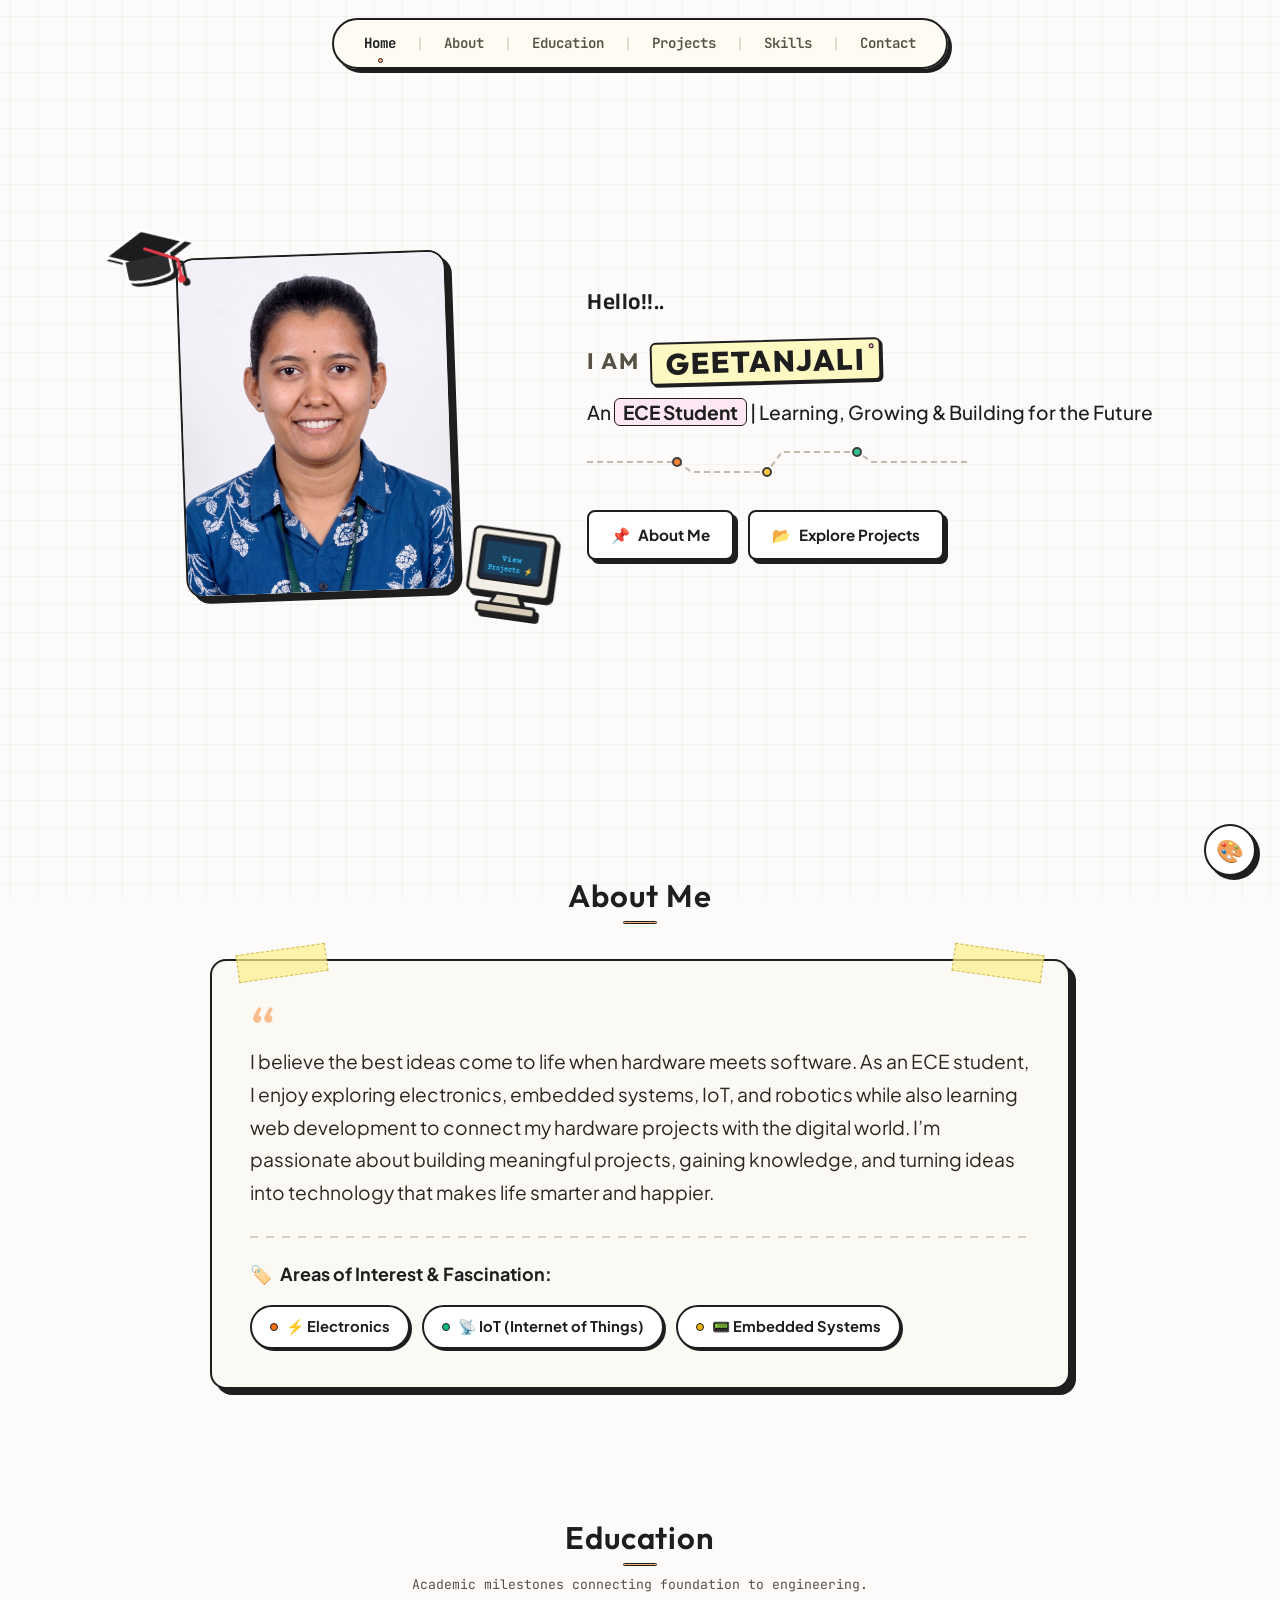
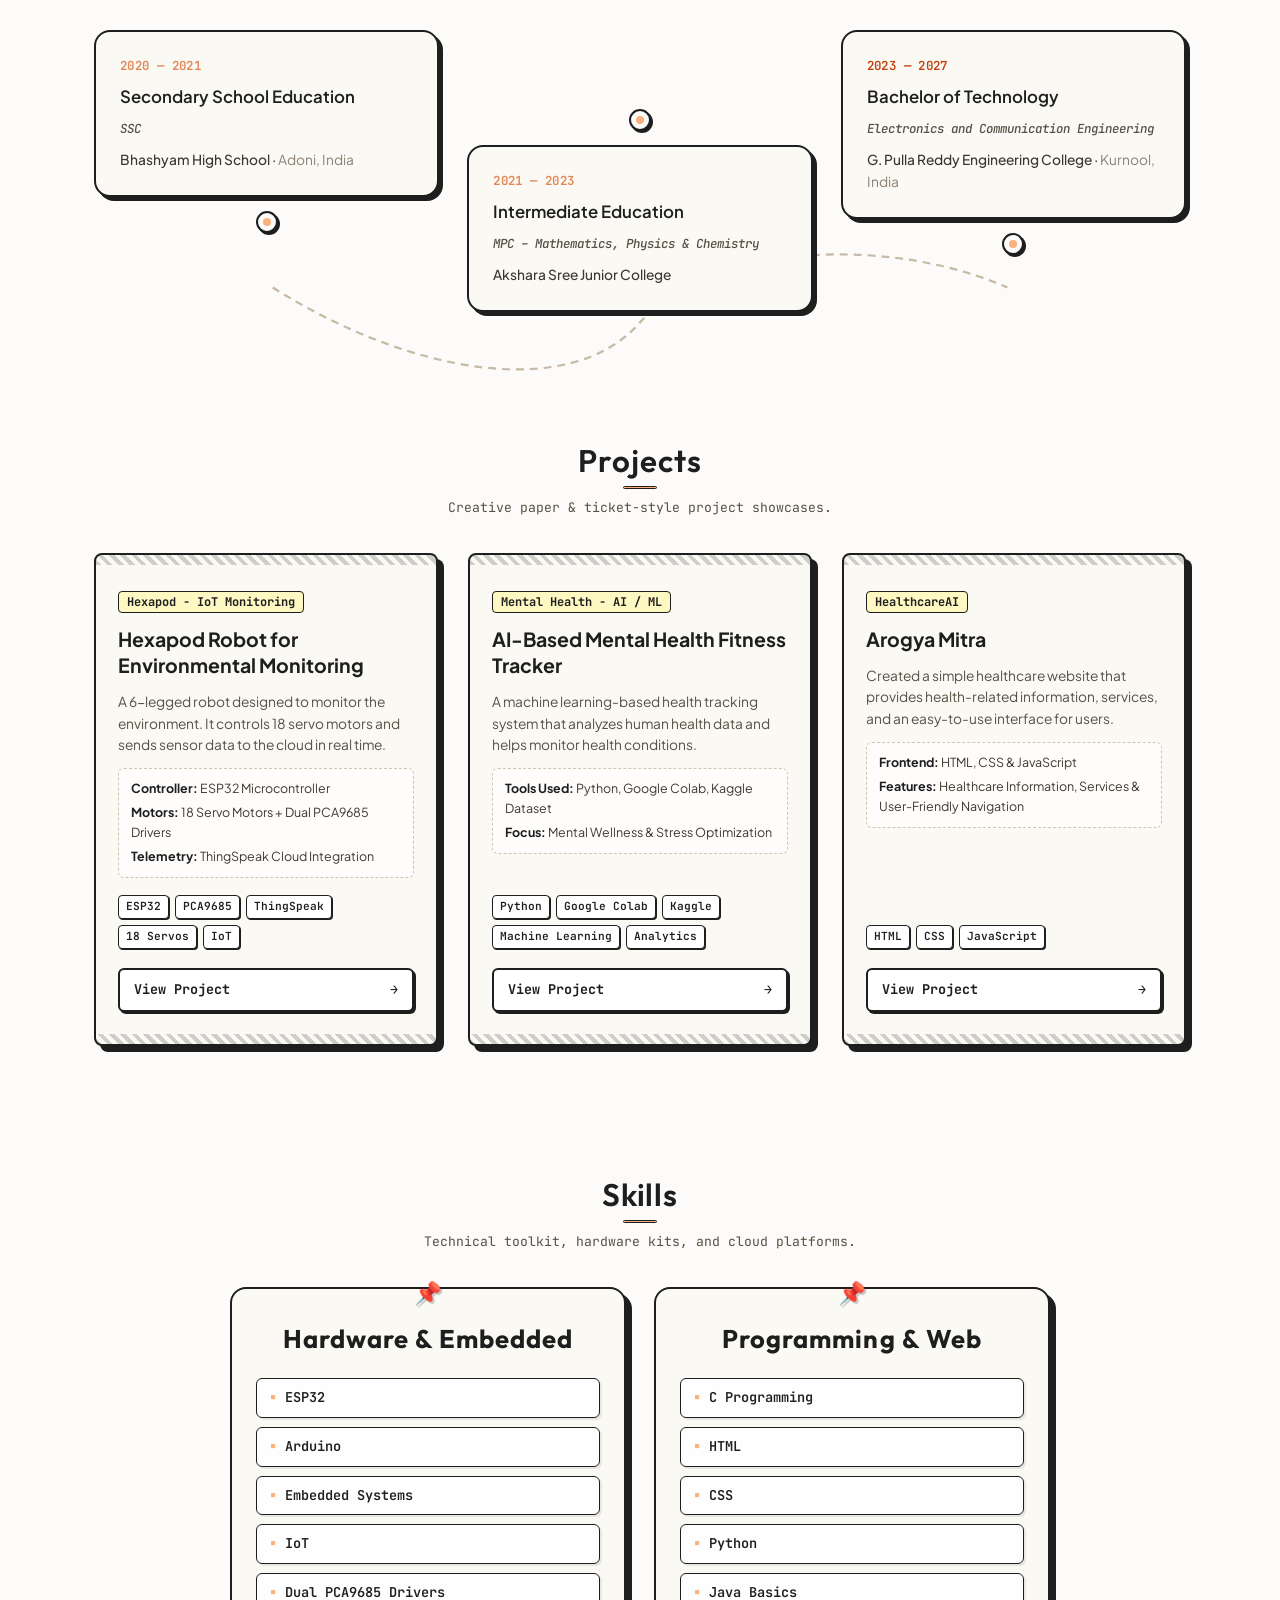
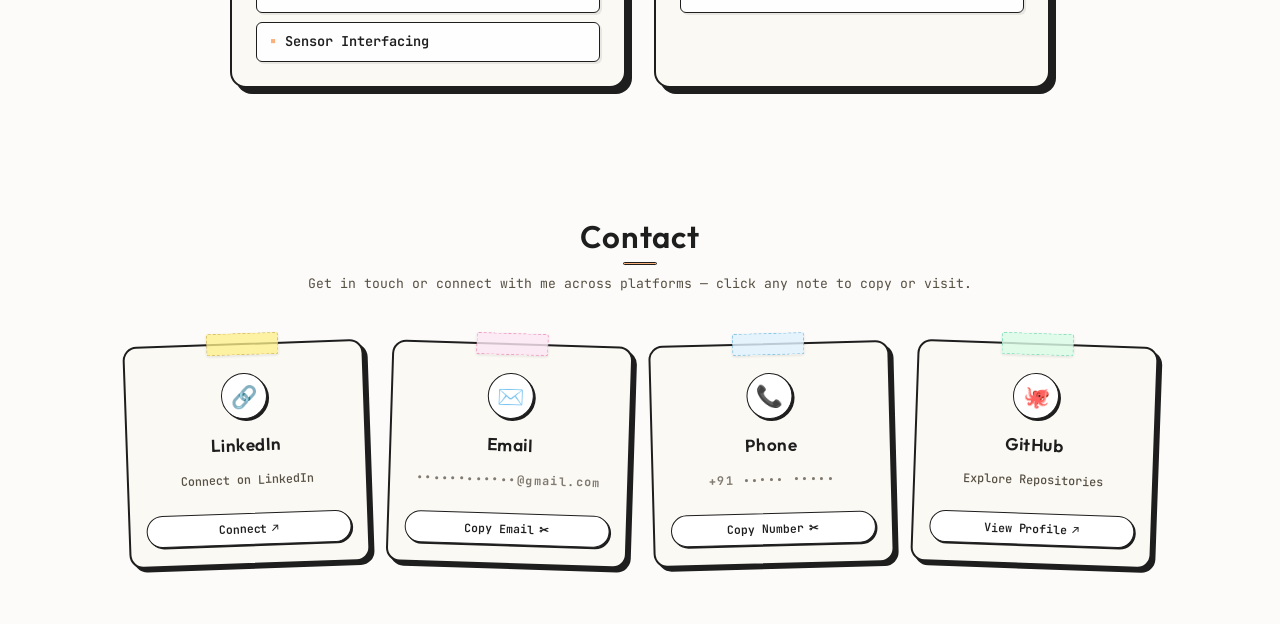
<file: index.html>
<!DOCTYPE html>
<html lang="en">

<head>
  <meta charset="UTF-8" />
  <meta name="viewport" content="width=device-width, initial-scale=1.0" />
  <title>Geetanjali | Portfolio - ECE Student</title>
  <meta name="description"
    content="Personal portfolio of Geetanjali, an Aspiring Electronics & Communication Engineering Student - Scrapbook, notebook and paper-cut inspired design." />

  <!-- Google Fonts: Anek Telugu, Noto Sans Telugu, Outfit, Plus Jakarta Sans, Space Grotesk, Caveat, JetBrains Mono, Courier Prime -->
  <link rel="preconnect" href="https://fonts.googleapis.com" />
  <link rel="preconnect" href="https://fonts.gstatic.com" crossorigin />
  <link
    href="https://fonts.googleapis.com/css2?family=Anek+Telugu:wght@400;500;600;700;800&family=Caveat:wght@600;700&family=Courier+Prime:ital,wght@0,400;0,700;1,400&family=JetBrains+Mono:wght@400;500;600;700&family=Noto+Sans+Telugu:wght@400;500;600;700&family=Outfit:wght@400;500;600;700;800&family=Plus+Jakarta+Sans:wght@400;500;600;700;800&family=Space+Grotesk:wght@400;500;600;700&display=swap"
    rel="stylesheet" />

  <!-- Main Stylesheet -->
  <link rel="stylesheet" href="style.css?v=2.0" />
</head>

<body>

  <!-- =========================================================
       1. FIXED STICKY NAVIGATION BAR (Pill Capsule)
       ========================================================= -->
  <header class="navbar-wrapper">
    <nav class="navbar-capsule" id="mainNav">
      <a href="#home" class="nav-item active" data-section="home">Home</a>
      <span class="nav-divider">|</span>
      <a href="#about" class="nav-item" data-section="about">About</a>
      <span class="nav-divider">|</span>
      <a href="#education" class="nav-item" data-section="education">Education</a>
      <span class="nav-divider">|</span>
      <a href="#projects" class="nav-item" data-section="projects">Projects</a>
      <span class="nav-divider">|</span>
      <a href="#skills" class="nav-item" data-section="skills">Skills</a>
      <span class="nav-divider">|</span>
      <a href="#contact" class="nav-item" data-section="contact">Contact</a>
    </nav>
  </header>

  <main class="page-container">

    <!-- =========================================================
         2. HERO / HOME SECTION
         ========================================================= -->
    <section id="home" class="section hero-section">
      <div class="hero-container">

        <!-- Profile Stamp & Stickers Column (Left) -->
        <div class="hero-media-wrapper">

          <!-- Profile Image -->
          <div class="profile-image-card" id="profileStamp">
            <img src="./Image/Photo.png" alt="Geetanjali - Aspiring ECE Student" class="profile-photo-img" />
          </div>

          <!-- Scrapbook Sticker: Graduation Cap -->
          <div class="floating-sticker sticker-grad-cap" title="Academic Milestones">
            <svg viewBox="0 0 100 80" width="95" height="76" fill="none" xmlns="http://www.w3.org/2000/svg">
              <path d="M50 8 L92 28 L50 48 L8 28 Z" fill="#1C1C1E" stroke="#FFFFFF" stroke-width="3" />
              <path d="M26 38 V56 C26 64, 74 64, 74 56 V38" fill="#2C2C2E" stroke="#FFFFFF" stroke-width="3" />
              <!-- Tassel -->
              <path d="M50 28 L82 46 V65" stroke="#E63946" stroke-width="3" stroke-linecap="round" />
              <circle cx="82" cy="67" r="4" fill="#E63946" />
            </svg>
          </div>

          <!-- Scrapbook Sticker: Retro PC with 'View Projects' Screen -->
          <a href="#projects" class="floating-sticker sticker-retro-pc" title="Click to view projects">
            <svg viewBox="0 0 120 110" width="110" height="100" fill="none" xmlns="http://www.w3.org/2000/svg">
              <!-- Monitor Body -->
              <rect x="15" y="10" width="90" height="70" rx="6" fill="#F4EFE6" stroke="#1E1E1E" stroke-width="3" />
              <rect x="25" y="18" width="70" height="48" rx="4" fill="#1E293B" stroke="#1E1E1E" stroke-width="2" />
              <!-- Screen content -->
              <rect x="30" y="24" width="60" height="36" rx="2" fill="#0EA5E9" fill-opacity="0.2" />
              <text x="60" y="44" fill="#38BDF8" font-family="'Courier Prime', monospace" font-size="9"
                font-weight="bold" text-anchor="middle">View</text>
              <text x="60" y="55" fill="#38BDF8" font-family="'Courier Prime', monospace" font-size="8"
                font-weight="bold" text-anchor="middle">Projects ⚡</text>
              <!-- Stand and Base -->
              <path d="M48 80 L72 80 L78 92 L42 92 Z" fill="#E2DAC9" stroke="#1E1E1E" stroke-width="3" />
              <rect x="28" y="92" width="64" height="10" rx="3" fill="#D5CBB6" stroke="#1E1E1E" stroke-width="3" />
            </svg>
          </a>
        </div>

        <!-- Hero Content / Introduction Column (Right) -->
        <div class="hero-content">

          <!-- Cultural / Greeting Tag -->
          <!-- EDIT HERE: Customize greeting if desired -->
          <div class="greeting-wrapper">
            <span class="greeting-script">Hello!!..</span>
          </div>

          <!-- Giant Paper Cutout Name -->
          <!-- EDIT HERE: Change your name inside the yellow badge! -->
          <div class="hero-name-container">
            <h1 class="hero-title">
              <span class="title-prefix">I AM</span>
              <span class="name-paper-badge">
                <span class="highlight-text">GEETANJALI</span>
                <span class="pin-dot"></span>
              </span>
            </h1>
          </div>

          <!-- Professional Tagline / Role -->
          <!-- EDIT HERE: Modify your bio tagline -->
          <div class="hero-role-wrapper">
            <p class="hero-subtitle">
              An <span class="highlight-pill">ECE Student</span> | Learning, Growing & Building for the Future
            </p>
          </div>

          <!-- Decorative Circuit Doodle Line -->
          <div class="circuit-doodle">
            <svg viewBox="0 0 380 30" width="100%" height="30" fill="none" xmlns="http://www.w3.org/2000/svg">
              <path d="M0 15 H90 L105 25 H180 L195 5 H270 L285 15 H380" stroke="#B8AFA0" stroke-width="2"
                stroke-dasharray="6 4" />
              <circle cx="90" cy="15" r="4" fill="#F97316" stroke="#1E1E1E" stroke-width="2" />
              <circle cx="180" cy="25" r="4" fill="#FBBF24" stroke="#1E1E1E" stroke-width="2" />
              <circle cx="270" cy="5" r="4" fill="#10B981" stroke="#1E1E1E" stroke-width="2" />
            </svg>
          </div>

          <!-- Action CTA Buttons -->
          <div class="hero-cta-group">
            <a href="#about" class="btn paper-btn primary-btn">
              <span class="btn-icon">📌</span> About Me
            </a>
            <a href="#projects" class="btn paper-btn secondary-btn">
              <span class="btn-icon">📂</span> Explore Projects
            </a>
          </div>

        </div>

      </div>
    </section>

    <!-- =========================================================
         3. ABOUT SECTION
         ========================================================= -->
    <section id="about" class="section about-section">
      <div class="section-header">
        <h2 class="section-title">About Me</h2>
        <div class="title-underline"></div>
      </div>

      <div class="about-card-wrapper">
        <div class="scrapbook-card about-card">
          <!-- Tape accents in top corners -->
          <div class="tape-strip tape-top-left"></div>
          <div class="tape-strip tape-top-right"></div>

          <div class="about-card-body">

            <div class="about-quote-mark">“</div>

            <!-- EDIT HERE: Customize your personal summary if desired -->
            <p class="about-intro-text">
              I believe the best ideas come to life when hardware meets software. As an ECE student, I enjoy
              exploring electronics, embedded systems, IoT, and robotics
              while also learning web development to connect my hardware projects with the digital world. I’m passionate
              about building meaningful projects, gaining knowledge,
              and turning ideas into technology that makes life smarter and happier.

            </p>

            <div class="about-divider-sketch"></div>

            <div class="about-interests-block">
              <h3 class="interests-heading">
                <span class="icon">🏷️</span> Areas of Interest & Fascination:
              </h3>

              <!-- Interest Tags with cute paper style -->
              <div class="tags-container">
                <div class="interest-tag tag-orange">
                  <span class="tag-dot"></span>
                  <span class="tag-title">⚡ Electronics</span>
                </div>
                <div class="interest-tag tag-green">
                  <span class="tag-dot"></span>
                  <span class="tag-title">📡 IoT (Internet of Things)</span>
                </div>
                <div class="interest-tag tag-yellow">
                  <span class="tag-dot"></span>
                  <span class="tag-title">📟 Embedded Systems</span>
                </div>
              </div>
            </div>

          </div>
        </div>
      </div>
    </section>

    <!-- =========================================================
         4. EDUCATION SECTION (Connected Timeline)
         ========================================================= -->
    <section id="education" class="section education-section">
      <div class="section-header">
        <h2 class="section-title">Education</h2>
        <div class="title-underline"></div>
        <p class="section-intro-note">Academic milestones connecting foundation to engineering.</p>
      </div>

      <div class="timeline-container">

        <!-- Connecting Curved Wavy Dotted Path (SVG) -->
        <div class="timeline-svg-wrapper">
          <svg class="timeline-curve" viewBox="0 0 1100 320" fill="none" preserveAspectRatio="none"
            xmlns="http://www.w3.org/2000/svg">
            <path d="M 180 180 C 320 280, 480 310, 550 220 C 620 130, 800 120, 920 180" stroke="#C5BAA5"
              stroke-width="2.5" stroke-dasharray="8 6" />
          </svg>
        </div>

        <!-- 3 Connected Education Milestone Cards -->
        <div class="timeline-cards-grid">

          <!-- Milestone 1: Secondary School (Higher Left) -->
          <div class="timeline-item card-pos-1">
            <div class="paper-card edu-card">
              <div class="card-year-tag">2020 — 2021</div>
              <h3 class="edu-degree">Secondary School Education</h3>
              <div class="edu-meta-badge">SSC</div>
              <p class="edu-institute">Bhashyam High School · <span>Adoni, India</span></p>
            </div>
            <!-- Node Pin -->
            <div class="timeline-node-pin">
              <span class="node-inner-dot"></span>
            </div>
          </div>

          <!-- Milestone 2: Intermediate Education (Lower Center) -->
          <div class="timeline-item card-pos-2">
            <!-- Node Pin -->
            <div class="timeline-node-pin">
              <span class="node-inner-dot"></span>
            </div>
            <div class="paper-card edu-card">
              <div class="card-year-tag">2021 — 2023</div>
              <h3 class="edu-degree">Intermediate Education</h3>
              <div class="edu-meta-badge">MPC – Mathematics, Physics & Chemistry</div>
              <p class="edu-institute">Akshara Sree Junior College</p>
            </div>
          </div>

          <!-- Milestone 3: B.Tech in ECE (Higher Right) -->
          <div class="timeline-item card-pos-3">
            <div class="paper-card edu-card active-card">
              <div class="card-year-tag orange-tag">2023 — 2027 </div>
              <h3 class="edu-degree">Bachelor of Technology</h3>
              <div class="edu-meta-badge">Electronics and Communication Engineering</div>
              <p class="edu-institute">G. Pulla Reddy Engineering College · <span>Kurnool, India</span></p>
            </div>
            <!-- Node Pin -->
            <div class="timeline-node-pin">
              <span class="node-inner-dot"></span>
            </div>
          </div>

        </div>

      </div>
    </section>

    <!-- =========================================================
         5. PROJECTS SECTION (Stamp & Ticket Style Cards)
         ========================================================= -->
    <section id="projects" class="section projects-section">
      <div class="section-header">
        <h2 class="section-title">Projects</h2>
        <div class="title-underline"></div>
        <p class="section-intro-note">Creative paper & ticket-style project showcases.</p>
      </div>

      <div class="projects-grid">

        <!-- ===================================================
             PROJECT 1: Hexapod Robot (ESP32)
             =================================================== -->
        <div class="project-ticket-card">
          <!-- Serrated Stamp Border Top -->
          <div class="ticket-sawtooth-edge top-edge"></div>

          <div class="project-inner-content">
            <!-- Project Meta Link -->
            <div class="project-tag-pill">
              <span>Hexapod - IoT Monitoring</span>
            </div>

            <h3 class="project-title">Hexapod Robot for Environmental Monitoring</h3>

            <p class="project-description">
              A 6-legged robot designed to monitor the environment. It controls 18 servo motors and sends sensor data to
              the cloud in real time.
            </p>

            <div class="project-specs-list">
              <div class="spec-item"><strong>Controller:</strong> ESP32 Microcontroller</div>
              <div class="spec-item"><strong>Motors:</strong> 18 Servo Motors + Dual PCA9685 Drivers</div>
              <div class="spec-item"><strong>Telemetry:</strong> ThingSpeak Cloud Integration</div>
            </div>

            <div class="project-tech-chips">
              <span class="chip">ESP32</span>
              <span class="chip">PCA9685</span>
              <span class="chip">ThingSpeak</span>
              <span class="chip">18 Servos</span>
              <span class="chip">IoT</span>
            </div>

            <div class="project-card-footer">
              <a href="https://github.com/Malavegeetanjali0481/HexaGLAM_K" target="_blank" rel="noopener noreferrer"
                class="btn project-action-btn">
                <span>View Project</span> <span class="arrow">→</span>
              </a>
            </div>
          </div>

          <!-- Serrated Stamp Border Bottom -->
          <div class="ticket-sawtooth-edge bottom-edge"></div>
        </div>

        <!-- ===================================================
             PROJECT 2: AI Mental Health Fitness Tracker
             =================================================== -->
        <div class="project-ticket-card">
          <div class="ticket-sawtooth-edge top-edge"></div>

          <div class="project-inner-content">
            <div class="project-tag-pill">
              <span>Mental Health - AI / ML</span>
            </div>

            <h3 class="project-title">AI-Based Mental Health Fitness Tracker</h3>

            <p class="project-description">
              A machine learning-based health tracking system that analyzes human health data and helps monitor health
              conditions.
            </p>

            <div class="project-specs-list">
              <div class="spec-item"><strong>Tools Used:</strong> Python, Google Colab, Kaggle Dataset</div>
              <div class="spec-item"><strong>Focus:</strong> Mental Wellness & Stress Optimization</div>
            </div>

            <div class="project-tech-chips">
              <span class="chip">Python</span>
              <span class="chip">Google Colab</span>
              <span class="chip">Kaggle</span>
              <span class="chip">Machine Learning</span>
              <span class="chip">Analytics</span>
            </div>

            <div class="project-card-footer">
              <a href="https://github.com/Malavegeetanjali0481/Aicte_Edunet_AI_ML/blob/main/ML_Project1.ipynb"
                target="_blank" rel="noopener noreferrer" class="btn project-action-btn">
                <span>View Project</span> <span class="arrow">→</span>
              </a>
            </div>
          </div>

          <div class="ticket-sawtooth-edge bottom-edge"></div>
        </div>

        <!-- ===================================================
             PROJECT 3: AWS Cloud Projects
             =================================================== -->
        <div class="project-ticket-card">
          <div class="ticket-sawtooth-edge top-edge"></div>

          <div class="project-inner-content">
            <div class="project-tag-pill">
              <span>HealthcareAI</span>
            </div>

            <h3 class="project-title">Arogya Mitra</h3>

            <p class="project-description">
              Created a simple healthcare website that provides health-related information, services, and an easy-to-use
              interface for users.
            </p>

            <div class="project-specs-list">
              <div class="spec-item"><strong>Frontend:</strong> HTML, CSS & JavaScript</div>
              <div class="spec-item"><strong>Features:</strong> Healthcare Information, Services & User-Friendly
                Navigation</div>
            </div>

            <div class="project-tech-chips">
              <span class="chip">HTML</span>
              <span class="chip">CSS</span>
              <span class="chip">JavaScript</span>
            </div>

            <div class="project-card-footer">
              <a href="https://malavegeetanjali0481.github.io/HealthCareAI/" target="_blank" rel="noopener noreferrer"
                class="btn project-action-btn" title="Open Arogya Mithra Live Demo">
                <span>View Project</span> <span class="arrow">→</span>
              </a>
            </div>
          </div>

          <div class="ticket-sawtooth-edge bottom-edge"></div>
        </div>

      </div>
    </section>

    <!-- =========================================================
         6. SKILLS SECTION
         ========================================================= -->
    <section id="skills" class="section skills-section">
      <div class="section-header">
        <h2 class="section-title">Skills</h2>
        <div class="title-underline"></div>
        <p class="section-intro-note">Technical toolkit, hardware kits, and cloud platforms.</p>
      </div>

      <div class="skills-board">

        <!-- Skill Category 1: Hardware & Embedded -->
        <div class="skill-category-card card-craft-1">
          <div class="paper-pin-badge">📌</div>
          <h3 class="skill-group-title">Hardware & Embedded</h3>
          <div class="skills-tag-list">
            <div class="skill-item-tag"><span class="bullet">▪</span> ESP32</div>
            <div class="skill-item-tag"><span class="bullet">▪</span> Arduino</div>
            <div class="skill-item-tag"><span class="bullet">▪</span> Embedded Systems</div>
            <div class="skill-item-tag"><span class="bullet">▪</span> IoT</div>
            <div class="skill-item-tag"><span class="bullet">▪</span> Dual PCA9685 Drivers</div>
            <div class="skill-item-tag"><span class="bullet">▪</span> Sensor Interfacing</div>
          </div>
        </div>

        <!-- Skill Category 2: Programming & Web -->
        <div class="skill-category-card card-craft-2">
          <div class="paper-pin-badge">📌</div>
          <h3 class="skill-group-title">Programming & Web</h3>
          <div class="skills-tag-list">
            <div class="skill-item-tag"><span class="bullet">▪</span> C Programming</div>
            <div class="skill-item-tag"><span class="bullet">▪</span> HTML</div>
            <div class="skill-item-tag"><span class="bullet">▪</span> CSS</div>
            <div class="skill-item-tag"><span class="bullet">▪</span> Python</div>
            <div class="skill-item-tag"><span class="bullet">▪</span> Java Basics</div>
          </div>
        </div>

      </div>
    </section>

    <!-- =========================================================
         7. CONTACT SECTION (Interactive Memo Cards Spread)
         ========================================================= -->
    <section id="contact" class="section contact-section">
      <div class="section-header">
        <h2 class="section-title">Contact</h2>
        <div class="title-underline"></div>
        <p class="section-intro-note">
          Get in touch or connect with me across platforms — click any note to copy or visit.
        </p>
      </div>

      <div class="contact-cards-spread">

        <!-- Card 1: LinkedIn -->
        <!-- EDIT HERE: Replace data-link with your LinkedIn profile link! -->
        <div class="contact-memo-card tear-slip memo-yellow" data-type="link"
          data-link="https://www.linkedin.com/in/malave-geetanjali-a57207343/"
          data-info="https://www.linkedin.com/in/malave-geetanjali-a57207343/" title="Click to open LinkedIn">
          <div class="memo-tape tape-yellow"></div>
          <div class="memo-icon-bubble">🔗</div>
          <h3 class="slip-name memo-title">LinkedIn</h3>
          <p class="memo-detail">Connect on LinkedIn</p>
          <div class="memo-action-btn">
            <span>Connect</span>
            <span class="action-arrow">↗</span>
          </div>
        </div>

        <!-- Card 2: Email -->
        <!-- EDIT HERE: Replace data-info with your real email address! -->
        <div class="contact-memo-card tear-slip memo-pink" data-type="copy" data-info="malavegeetanjali09@gmail.com"
          title="Click to copy email address">
          <div class="memo-tape tape-pink"></div>
          <div class="memo-icon-bubble">✉️</div>
          <h3 class="slip-name memo-title">Email</h3>
          <p class="memo-detail memo-hidden-text">••••••••••••@gmail.com</p>
          <div class="memo-action-btn">
            <span>Copy Email</span>
            <span class="action-icon">✂</span>
          </div>
        </div>

        <!-- Card 3: Phone -->
        <!-- EDIT HERE: Replace data-info with your phone number! -->
        <div class="contact-memo-card tear-slip memo-blue" data-type="copy" data-info="+919390746472"
          title="Click to copy phone number">
          <div class="memo-tape tape-blue"></div>
          <div class="memo-icon-bubble">📞</div>
          <h3 class="slip-name memo-title">Phone</h3>
          <p class="memo-detail memo-hidden-text">+91 ••••• •••••</p>
          <div class="memo-action-btn">
            <span>Copy Number</span>
            <span class="action-icon">✂</span>
          </div>
        </div>

        <!-- Card 4: GitHub -->
        <!-- EDIT HERE: Replace data-link with your GitHub profile link! -->
        <div class="contact-memo-card tear-slip memo-green" data-type="link"
          data-link="https://github.com/Malavegeetanjali0481" data-info="https://github.com/Malavegeetanjali0481"
          title="Click to open GitHub">
          <div class="memo-tape tape-green"></div>
          <div class="memo-icon-bubble">🐙</div>
          <h3 class="slip-name memo-title">GitHub</h3>
          <p class="memo-detail">Explore Repositories</p>
          <div class="memo-action-btn">
            <span>View Profile</span>
            <span class="action-arrow">↗</span>
          </div>
        </div>

      </div>
    </section>

  </main>

  <!-- =========================================================
       FLOATING INTERACTIVE CONTROLS
       ========================================================= -->
  <!-- Circular 'SCROLL TO TOP' Stamp Badge -->
  <button id="scrollTopBtn" class="scroll-top-stamp" title="Scroll to Top">
    <svg viewBox="0 0 100 100" width="80" height="80">
      <path id="textCirclePath" d="M 50, 50 m -35, 0 a 35,35 0 1,1 70,0 a 35,35 0 1,1 -70,0" fill="none" />
      <text font-family="'Courier Prime', monospace" font-size="9" font-weight="bold" fill="#1E1E1E" letter-spacing="2">
        <textPath href="#textCirclePath" startOffset="0%">• SCROLL TO TOP • SCROLL TO TOP </textPath>
      </text>
      <circle cx="50" cy="50" r="18" fill="#FDFBF2" stroke="#1E1E1E" stroke-width="2" />
      <path d="M 50 42 L 44 49 L 48 49 L 48 58 L 52 58 L 52 49 L 56 49 Z" fill="#1E1E1E" />
    </svg>
  </button>

  <!-- Palette Theme Accent Switcher -->
  <button id="paletteThemeBtn" class="palette-theme-badge" title="Switch Theme Tint">
    <span class="palette-icon">🎨</span>
  </button>

  <!-- Notification Toast for Copied Info / Actions -->
  <div id="toastNotification" class="toast-message">
    <span class="toast-icon">✂️</span>
    <span id="toastText">Copied to clipboard!</span>
  </div>

  <!-- Main JavaScript File -->
  <script src="script.js"></script>
</body>

</html>
</file>
<file: style.css>
/* ==========================================================================
   PORTFOLIO WEBSITE - SCRAPBOOK / PAPER-CUT THEME
   Inspired by modern craft, postage stamp, notebook, and ticket aesthetics.
   ========================================================================== */

/* --------------------------------------------------------------------------
   1. CSS VARIABLES & THEME DEFINITION
   -------------------------------------------------------------------------- */
:root {
  /* Core Backgrounds - Clean, bright, ultra-light hues */
  --bg-page: #fcfbf9;
  --bg-card: #ffffff;
  --bg-craft: #fefdfc;
  --bg-ticket: #fbf9f4;
  --bg-board: #faf8f3;

  /* Ink & Borders */
  --ink-black: #1e1e1e;
  --ink-muted: #575044;
  --ink-light: #8a8172;
  --border-dark: #1e1e1e;
  --grid-line: rgba(30, 25, 15, 0.035);

  /* Accents & Soft Light Pastel Paper Colors */
  --accent-orange: #fab17c;
  --accent-orange-deep: #e18655;
  --accent-red: #e7b2bb;
  --paper-yellow: #fef9c3;
  --paper-pink: #fce7f3;
  --paper-blue: #e0f2fe;
  --paper-green: #dcfce7;
  --paper-purple: #f3e8ff;
  --pill-bg: #fce7f3;

  /* Shadows (Neo-brutalist / Paper-cut stamp style) */
  --shadow-sm: 2px 2px 0px var(--border-dark);
  --shadow-md: 4px 4px 0px var(--border-dark);
  --shadow-lg: 6px 6px 0px var(--border-dark);
  --shadow-xl: 8px 8px 0px var(--border-dark);

  /* Fonts */
  --font-main: 'Plus Jakarta Sans', 'Space Grotesk', -apple-system, BlinkMacSystemFont, sans-serif;
  --font-display: 'Outfit', 'Space Grotesk', sans-serif;
  --font-telugu: 'Anek Telugu', 'Noto Sans Telugu', sans-serif;
  --font-mono: 'JetBrains Mono', 'Courier Prime', monospace;
  --font-hand: 'Caveat', cursive;

  /* Layout */
  --max-width: 1140px;
  --border-radius-card: 16px;
  --border-radius-sm: 8px;
  --transition: all 0.22s cubic-bezier(0.16, 1, 0.3, 1);
}

/* Theme variations (cycled via palette button) - Ultra-light airy tints */
body.theme-mint {
  --bg-page: #f2fbf6;
  --bg-craft: #f5fdf8;
  --bg-ticket: #ebf9f0;
  --accent-orange: #a7f3d0;
  --pill-bg: #d1fae5;
}

body.theme-lavender {
  --bg-page: #f9f6fc;
  --bg-craft: #fcf9fe;
  --bg-ticket: #f5effa;
  --accent-orange: #e9d5ff;
  --pill-bg: #f3e8ff;
}

body.theme-blueprint {
  --bg-page: #f3f7fa;
  --bg-craft: #f7fafc;
  --bg-ticket: #ecf3f8;
  --accent-orange: #bae6fd;
  --pill-bg: #e0f2fe;
}



/* --------------------------------------------------------------------------
   2. GLOBAL RESETS & NOTEBOOK GRID BACKGROUND
   -------------------------------------------------------------------------- */
*,
*::before,
*::after {
  box-sizing: border-box;
  margin: 0;
  padding: 0;
}

html {
  scroll-behavior: smooth;
  font-size: 16px;
}

body {
  background-color: var(--bg-page);
  /* Notebook / Graph Paper Grid (28px square grid) */
  background-image:
    linear-gradient(to right, var(--grid-line) 1.2px, transparent 1.2px),
    linear-gradient(to bottom, var(--grid-line) 1.2px, transparent 1.2px);
  background-size: 28px 28px;
  background-position: center center;
  background-attachment: fixed;
  color: var(--ink-black);
  font-family: var(--font-main);
  line-height: 1.6;
  overflow-x: hidden;
  position: relative;
  min-height: 100vh;
}

a {
  color: inherit;
  text-decoration: none;
}

button {
  cursor: pointer;
  border: none;
  background: none;
  font-family: inherit;
}

img {
  max-width: 100%;
  height: auto;
  display: block;
}

.page-container {
  max-width: var(--max-width);
  margin: 0 auto;
  padding: 0 24px;
  position: relative;
  z-index: 1;
}

.section {
  padding: 85px 0 45px;
  position: relative;
}

/* Section Header styling */
.section-header {
  text-align: center;
  margin-bottom: 35px;
  position: relative;
}

.section-title {
  font-family: var(--font-display);
  font-size: clamp(1.45rem, 2.6vw, 1.95rem);
  font-weight: 600;
  letter-spacing: 0.03em;
  color: var(--ink-black);
  display: inline-block;
  line-height: 1.2;
}

.title-underline {
  width: 34px;
  height: 3px;
  background-color: var(--accent-orange);
  margin: 7px auto 0;
  border-radius: 3px;
  border: 1px solid var(--border-dark);
}

.section-intro-note {
  font-family: var(--font-mono);
  color: var(--ink-muted);
  font-size: 0.82rem;
  margin-top: 8px;
}

/* --------------------------------------------------------------------------
   3. NAVIGATION BAR (Floating Pill Capsule)
   -------------------------------------------------------------------------- */
.navbar-wrapper {
  position: fixed;
  top: 18px;
  left: 0;
  right: 0;
  display: flex;
  justify-content: center;
  z-index: 1000;
  pointer-events: none;
}

.navbar-capsule {
  pointer-events: auto;
  background-color: rgba(253, 251, 242, 0.96);
  backdrop-filter: blur(12px);
  -webkit-backdrop-filter: blur(12px);
  border: 2px solid var(--border-dark);
  border-radius: 9999px;
  padding: 8px 24px;
  display: flex;
  align-items: center;
  gap: 16px;
  box-shadow: var(--shadow-md);
  transition: var(--transition);
}

.navbar-capsule:hover {
  box-shadow: var(--shadow-lg);
  transform: translateY(-1px);
}

.nav-item {
  font-family: var(--font-mono);
  font-size: 0.88rem;
  font-weight: 600;
  color: var(--ink-muted);
  text-decoration: none;
  padding: 4px 6px;
  position: relative;
  transition: var(--transition);
  display: flex;
  flex-direction: column;
  align-items: center;
}

.nav-item:hover {
  color: var(--ink-black);
}

.nav-item.active {
  color: var(--ink-black);
  font-weight: 700;
}

/* Active Orange Dot */
.nav-item.active::after {
  content: '';
  position: absolute;
  bottom: -4px;
  width: 5px;
  height: 5px;
  background-color: var(--accent-orange);
  border-radius: 50%;
  border: 1px solid var(--border-dark);
}

.nav-divider {
  color: #c9c0ae;
  font-size: 0.8rem;
  user-select: none;
}

/* --------------------------------------------------------------------------
   4. HERO / HOME SECTION
   -------------------------------------------------------------------------- */
.hero-section {
  min-height: 88vh;
  display: flex;
  align-items: center;
  padding-top: 100px;
}

.hero-container {
  display: grid;
  grid-template-columns: 1fr 1.35fr;
  gap: 50px;
  align-items: center;
  width: 100%;
}

/* Left Column: Stamp Media */
.hero-media-wrapper {
  position: relative;
  display: flex;
  justify-content: center;
  align-items: center;
  min-height: 420px;
}

/* Profile Image Display (Clean, No Red Border) */
.profile-image-card {
  position: relative;
  width: 270px;
  height: 340px;
  border-radius: 18px;
  overflow: hidden;
  box-shadow: var(--shadow-lg);
  border: 2.5px solid var(--border-dark);
  background: #ffffff;
  transform: rotate(-2deg);
  transition: transform 0.3s cubic-bezier(0.16, 1, 0.3, 1), box-shadow 0.3s ease;
  z-index: 5;
}

.profile-image-card:hover {
  transform: rotate(0deg) scale(1.02);
  box-shadow: var(--shadow-xl);
}

.profile-image-card .profile-photo-img {
  width: 100%;
  height: 100%;
  object-fit: cover;
  object-position: center 15%;
  display: block;
  transition: transform 0.35s cubic-bezier(0.16, 1, 0.3, 1);
}

.profile-image-card:hover .profile-photo-img {
  transform: scale(1.04);
}

/* Floating Stickers around hero photo */
.floating-sticker {
  position: absolute;
  z-index: 6;
  filter: drop-shadow(4px 4px 0px var(--border-dark));
  transition: transform 0.3s cubic-bezier(0.34, 1.56, 0.64, 1);
}

.floating-sticker:hover {
  transform: scale(1.12) rotate(5deg);
}

.sticker-grad-cap {
  top: 8px;
  left: 6px;
  transform: rotate(-12deg);
}

.sticker-retro-pc {
  bottom: 5px;
  right: -28px;
  transform: rotate(8deg);
  cursor: pointer;
}

/* Floating IC Microchip Sticker */
.sticker-ic-chip {
  bottom: 8px;
  left: -20px;
  transform: rotate(-10deg);
}

.ic-chip-body {
  background: #18181b;
  border: 1.5px solid var(--border-dark);
  border-radius: 4px;
  padding: 6px 12px;
  position: relative;
  box-shadow: 2px 2px 0px var(--border-dark);
  display: flex;
  flex-direction: column;
  align-items: center;
  justify-content: center;
}

.ic-notch {
  width: 6px;
  height: 3px;
  background: #3f3f46;
  border-radius: 0 0 3px 3px;
  position: absolute;
  top: 0;
  left: 50%;
  transform: translateX(-50%);
}

.ic-label {
  display: flex;
  flex-direction: column;
  align-items: center;
  font-family: var(--font-mono);
  line-height: 1.15;
}

.ic-title {
  font-size: 0.72rem;
  font-weight: 800;
  color: #38bdf8;
  letter-spacing: 0.05em;
}

.ic-sub {
  font-size: 0.52rem;
  font-weight: 600;
  color: #94a3b8;
  letter-spacing: 0.04em;
}

.ic-pins-top,
.ic-pins-bottom {
  display: flex;
  gap: 5px;
  position: absolute;
  left: 50%;
  transform: translateX(-50%);
}

.ic-pins-top {
  top: -4px;
}

.ic-pins-bottom {
  bottom: -4px;
}

.ic-pins-top span,
.ic-pins-bottom span {
  display: block;
  width: 2.5px;
  height: 4px;
  background: #cbd5e1;
  border: 0.5px solid #475569;
}

/* Right Column: Hero Content */
.hero-content {
  display: flex;
  flex-direction: column;
  gap: 18px;
  position: relative;
  z-index: 2;
}

.greeting-wrapper {
  display: flex;
  align-items: center;
  gap: 10px;
}

.greeting-script {
  font-family: var(--font-telugu);
  font-size: clamp(1.1rem, 2vw, 1.45rem);
  font-weight: 600;
  color: var(--ink-black);
  letter-spacing: 0.02em;
}

.greeting-sub {
  font-family: var(--font-mono);
  color: var(--ink-muted);
  font-size: 0.9rem;
}

.hero-name-container {
  margin: -2px 0;
}

.hero-title {
  font-family: var(--font-display);
  font-size: clamp(1.35rem, 2.5vw, 1.95rem);
  font-weight: 700;
  line-height: 1.2;
  display: flex;
  flex-wrap: wrap;
  align-items: center;
  gap: 10px;
  color: #3f392f;
}

.title-prefix {
  font-family: var(--font-display);
  font-size: clamp(1.05rem, 1.8vw, 1.4rem);
  font-weight: 700;
  letter-spacing: 0.08em;
  color: var(--ink-muted);
  text-transform: uppercase;
}

/* Yellow Paper Cutout for Name */
.name-paper-badge {
  position: relative;
  display: inline-flex;
  align-items: center;
  background: var(--paper-yellow);
  border: 2px solid var(--border-dark);
  padding: 3px 14px;
  border-radius: 6px;
  box-shadow: var(--shadow-sm);
  transform: rotate(-1.5deg);
  color: var(--ink-black);
  transition: var(--transition);
}

.name-paper-badge:hover {
  transform: rotate(0deg) translateY(-2px);
  box-shadow: var(--shadow-md);
}

.name-paper-badge .highlight-text {
  font-family: var(--font-display);
  font-size: clamp(1.35rem, 2.4vw, 1.85rem);
  letter-spacing: 0.05em;
  font-weight: 800;
  line-height: 1.1;
}

.name-paper-badge .pin-dot {
  position: absolute;
  top: 4px;
  right: 5px;
  width: 5px;
  height: 5px;
  background: var(--accent-red);
  border: 1px solid var(--border-dark);
  border-radius: 50%;
}

.hero-subtitle {
  font-size: clamp(1rem, 1.8vw, 1.2rem);
  font-weight: 500;
  color: var(--ink-black);
  line-height: 1.5;
  max-width: 580px;
}

.highlight-pill {
  background: var(--pill-bg, #fce7f3);
  border: 1.5px solid var(--border-dark);
  border-radius: 6px;
  padding: 1px 8px;
  font-weight: 700;
  transition: background-color 0.25s ease;
}

/* ECE Tech Focus Chips */
.hero-tech-chips {
  display: flex;
  flex-wrap: wrap;
  gap: 7px;
  margin-top: 2px;
}

.hero-chip {
  background: var(--bg-ticket);
  border: 1.5px solid var(--border-dark);
  border-radius: 6px;
  padding: 3px 9px;
  font-family: var(--font-mono);
  font-size: 0.74rem;
  font-weight: 600;
  color: var(--ink-black);
  display: inline-flex;
  align-items: center;
  gap: 5px;
  box-shadow: 1.5px 1.5px 0px var(--border-dark);
  transition: transform 0.2s ease, box-shadow 0.2s ease, background-color 0.2s ease;
  user-select: none;
}

.hero-chip:hover {
  transform: translateY(-2px);
  box-shadow: var(--shadow-sm);
  background: #ffffff;
}

.chip-sym {
  font-size: 0.8rem;
}

/* ECE Schematic Symbols Ribbon */
.ece-symbols-ribbon {
  display: inline-flex;
  flex-wrap: wrap;
  align-items: center;
  gap: 12px;
  padding: 5px 12px;
  background: rgba(255, 255, 255, 0.7);
  border: 1.5px dashed rgba(30, 30, 30, 0.3);
  border-radius: 8px;
  max-width: fit-content;
  margin: 2px 0;
  transition: background-color 0.2s ease, border-color 0.2s ease;
}

.ece-symbols-ribbon:hover {
  background: #ffffff;
  border-color: var(--border-dark);
}

.ece-symbol-item {
  display: inline-flex;
  align-items: center;
  gap: 5px;
  font-family: var(--font-mono);
  font-size: 0.7rem;
  font-weight: 600;
  color: var(--ink-muted);
  transition: color 0.2s ease, transform 0.2s ease;
  cursor: default;
}

.ece-symbol-item svg {
  color: var(--ink-black);
  transition: transform 0.2s ease;
}

.ece-symbol-item:hover {
  color: var(--accent-orange-deep);
  transform: translateY(-1px);
}

.ece-symbol-item:hover svg {
  color: var(--accent-orange-deep);
  transform: scale(1.1);
}

.circuit-doodle {
  max-width: 380px;
  margin: 2px 0;
  opacity: 0.85;
}

/* Hero Action CTA Buttons */
.hero-cta-group {
  display: flex;
  flex-wrap: wrap;
  gap: 14px;
  margin-top: 6px;
}

.btn {
  display: inline-flex;
  align-items: center;
  justify-content: center;
  gap: 8px;
  padding: 11px 22px;
  font-family: var(--font-main);
  font-weight: 700;
  font-size: 0.95rem;
  border: 2px solid var(--border-dark);
  border-radius: var(--border-radius-sm);
  transition: var(--transition);
  text-decoration: none;
  cursor: pointer;
}

.paper-btn {
  box-shadow: var(--shadow-md);
}

.paper-btn:hover {
  transform: translate(-2px, -2px);
  box-shadow: var(--shadow-lg);
}

.paper-btn:active {
  transform: translate(2px, 2px);
  box-shadow: var(--shadow-sm);
}

.primary-btn {
  background-color: #ffffff;
  color: var(--ink-black);
}

.secondary-btn {
  background-color: #ffffff;
  color: var(--ink-black);
}

.resume-btn {
  background-color: #ffffff;
  color: var(--ink-black);
}

/* --------------------------------------------------------------------------
   5. ABOUT SECTION
   -------------------------------------------------------------------------- */
.about-card-wrapper {
  max-width: 860px;
  margin: 0 auto;
  position: relative;
}

.scrapbook-card {
  background: var(--bg-ticket);
  border: 2.5px solid var(--border-dark);
  border-radius: var(--border-radius-card);
  box-shadow: var(--shadow-lg);
  padding: 38px;
  position: relative;
  transition: var(--transition);
}

/* Scotch Tape in Corners */
.tape-strip {
  position: absolute;
  width: 90px;
  height: 28px;
  background: rgba(254, 240, 138, 0.7);
  border: 1px dashed rgba(180, 140, 40, 0.6);
  z-index: 2;
}

.tape-top-left {
  top: -12px;
  left: 25px;
  transform: rotate(-8deg);
}

.tape-top-right {
  top: -12px;
  right: 25px;
  transform: rotate(8deg);
}

.about-card-body {
  position: relative;
  z-index: 1;
}

.about-quote-mark {
  font-family: var(--font-display);
  font-size: 3.8rem;
  line-height: 1;
  color: var(--accent-orange);
  margin-bottom: -15px;
  opacity: 0.85;
}

.about-intro-text {
  font-size: 1.2rem;
  line-height: 1.7;
  color: #2b2721;
}

.about-intro-text strong {
  color: var(--ink-black);
  background: linear-gradient(120deg, rgba(254, 240, 138, 0.5) 0%, rgba(254, 240, 138, 0.8) 100%);
  padding: 0 4px;
}

.about-divider-sketch {
  height: 2px;
  background: repeating-linear-gradient(90deg, #d8d0c2, #d8d0c2 8px, transparent 8px, transparent 16px);
  margin: 28px 0 22px;
}

.interests-heading {
  font-size: 1.12rem;
  font-weight: 700;
  margin-bottom: 16px;
  display: flex;
  align-items: center;
  gap: 8px;
}

.tags-container {
  display: flex;
  flex-wrap: wrap;
  gap: 12px;
}

.interest-tag {
  display: inline-flex;
  align-items: center;
  gap: 8px;
  padding: 8px 18px;
  background: #ffffff;
  border: 2px solid var(--border-dark);
  border-radius: 9999px;
  font-size: 0.92rem;
  font-weight: 700;
  box-shadow: var(--shadow-sm);
  transition: var(--transition);
  cursor: default;
}

.interest-tag:hover {
  transform: translateY(-3px) rotate(-1deg);
  box-shadow: var(--shadow-md);
  background: #ffffff;
}

.tag-dot {
  width: 8px;
  height: 8px;
  border-radius: 50%;
  border: 1px solid var(--border-dark);
}

.tag-orange,
.tag-blue,
.tag-green,
.tag-yellow,
.tag-pink {
  background: #ffffff;
}

.tag-orange .tag-dot {
  background: #f97316;
}

.tag-blue .tag-dot {
  background: #0284c7;
}

.tag-green .tag-dot {
  background: #10b981;
}

.tag-yellow .tag-dot {
  background: #eab308;
}

.tag-pink .tag-dot {
  background: #ec4899;
}

/* --------------------------------------------------------------------------
   6. EDUCATION SECTION (Connected Timeline)
   -------------------------------------------------------------------------- */
.education-section {
  position: relative;
}

.timeline-container {
  position: relative;
  margin-top: 30px;
}

/* Connecting Curved Wavy Dotted Path */
.timeline-svg-wrapper {
  position: absolute;
  top: 100px;
  left: 0;
  width: 100%;
  height: 280px;
  z-index: 0;
  pointer-events: none;
}

.timeline-curve {
  width: 100%;
  height: 100%;
}

.timeline-cards-grid {
  display: grid;
  grid-template-columns: repeat(3, 1fr);
  gap: 28px;
  position: relative;
  z-index: 1;
}

/* Staggering the 3 cards vertically like reference image 1 */
.card-pos-1 {
  align-self: start;
}

.card-pos-2 {
  margin-top: 65px;
}

.card-pos-3 {
  align-self: start;
}

.timeline-item {
  position: relative;
  display: flex;
  flex-direction: column;
  align-items: center;
}

/* Node Pin (Concentric ring on timeline) */
.timeline-node-pin {
  width: 22px;
  height: 22px;
  border-radius: 50%;
  background: var(--bg-page);
  border: 2.5px solid var(--border-dark);
  display: flex;
  align-items: center;
  justify-content: center;
  margin: 14px 0;
  box-shadow: var(--shadow-sm);
  z-index: 2;
}

.node-inner-dot {
  width: 8px;
  height: 8px;
  background: var(--accent-orange);
  border-radius: 50%;
}

.edu-card {
  background: var(--bg-ticket);
  border: 2.5px solid var(--border-dark);
  border-radius: var(--border-radius-card);
  padding: 24px;
  box-shadow: var(--shadow-md);
  transition: var(--transition);
  width: 100%;
  display: flex;
  flex-direction: column;
  gap: 10px;
}

.edu-card:hover {
  transform: translateY(-5px);
  box-shadow: var(--shadow-lg);
}

.card-year-tag {
  font-family: var(--font-mono);
  font-size: 0.78rem;
  font-weight: 600;
  color: var(--accent-orange-deep);
  letter-spacing: 0.03em;
}

.card-year-tag.orange-tag {
  color: #c2410c;
  font-weight: 600;
}

.edu-degree {
  font-family: var(--font-main);
  font-size: 1.05rem;
  font-weight: 600;
  color: var(--ink-black);
  line-height: 1.35;
}

.edu-meta-badge {
  font-family: var(--font-mono);
  font-size: 0.78rem;
  font-style: italic;
  color: var(--ink-muted);
  font-weight: 500;
}

.edu-institute {
  font-size: 0.86rem;
  font-weight: 500;
  color: #3b352b;
}

.edu-institute span {
  font-weight: 400;
  color: var(--ink-light);
}

.edu-desc {
  font-size: 0.82rem;
  line-height: 1.5;
  color: var(--ink-muted);
  margin-top: 4px;
}

.edu-tags {
  display: flex;
  flex-wrap: wrap;
  gap: 6px;
  margin-top: 10px;
}

.pill-chip {
  background: #f4eee2;
  border: 1px solid #d5cbba;
  border-radius: 9999px;
  padding: 3px 10px;
  font-family: var(--font-mono);
  font-size: 0.72rem;
  color: #4a4338;
}

/* --------------------------------------------------------------------------
   7. PROJECTS SECTION (Stamp & Ticket Style Cards)
   -------------------------------------------------------------------------- */
.projects-grid {
  display: grid;
  grid-template-columns: repeat(3, 1fr);
  gap: 30px;
  margin-top: 30px;
}

.project-ticket-card {
  background: var(--bg-ticket);
  border: 2.5px solid var(--border-dark);
  border-radius: var(--border-radius-sm);
  box-shadow: var(--shadow-lg);
  display: flex;
  flex-direction: column;
  transition: var(--transition);
  position: relative;
  overflow: hidden;
}

.project-ticket-card:hover {
  transform: translateY(-6px);
  box-shadow: var(--shadow-xl);
}

/* Sawtooth Perforated Ticket Edges */
.ticket-sawtooth-edge {
  height: 10px;
  width: 100%;
  background: repeating-linear-gradient(45deg,
      var(--border-dark),
      var(--border-dark) 4px,
      transparent 4px,
      transparent 8px);
  opacity: 0.2;
}

.project-inner-content {
  padding: 22px;
  display: flex;
  flex-direction: column;
  flex-grow: 1;
  gap: 13px;
}

/* Visual Mockup Box */
.project-preview-box {
  background: #1e293b;
  border: 2px solid var(--border-dark);
  border-radius: 8px;
  overflow: hidden;
  box-shadow: var(--shadow-sm);
}

.mockup-header {
  background: #0f172a;
  padding: 6px 10px;
  display: flex;
  align-items: center;
  gap: 6px;
  border-bottom: 1px solid #334155;
}

.mockup-dot {
  width: 7px;
  height: 7px;
  border-radius: 50%;
}

.mockup-dot.red {
  background: #ef4444;
}

.mockup-dot.yellow {
  background: #f59e0b;
}

.mockup-dot.green {
  background: #10b981;
}

.mockup-title {
  font-family: var(--font-mono);
  font-size: 0.72rem;
  color: #94a3b8;
  margin-left: 4px;
}

.mockup-illustration {
  padding: 8px;
  display: flex;
  align-items: center;
  justify-content: center;
}

.mockup-photo-wrapper {
  padding: 0;
  background: #ffffff;
  overflow: hidden;
  height: 140px;
  display: flex;
  align-items: center;
  justify-content: center;
}

.project-real-img {
  width: 100%;
  height: 100%;
  object-fit: contain;
  background: #ffffff;
  padding: 4px;
  transition: transform 0.3s ease;
}

.project-ticket-card:hover .project-real-img {
  transform: scale(1.05);
}

.project-tag-pill {
  align-self: flex-start;
}

.project-tag-pill span {
  background: var(--paper-yellow);
  border: 1.5px solid var(--border-dark);
  border-radius: 4px;
  padding: 2px 8px;
  font-family: var(--font-mono);
  font-size: 0.75rem;
  font-weight: 700;
  color: var(--ink-black);
}

.project-title {
  font-family: var(--font-main);
  font-size: 1.22rem;
  font-weight: 700;
  line-height: 1.35;
  color: var(--ink-black);
}

.project-description {
  font-size: 0.86rem;
  line-height: 1.55;
  color: var(--ink-muted);
}

.project-specs-list {
  background: rgba(255, 255, 255, 0.65);
  border: 1.5px dashed #cfc5b0;
  border-radius: 6px;
  padding: 10px 12px;
  display: flex;
  flex-direction: column;
  gap: 4px;
  font-size: 0.78rem;
  color: #3f392f;
}

.project-specs-list strong {
  color: var(--ink-black);
}

.project-tech-chips {
  display: flex;
  flex-wrap: wrap;
  gap: 6px;
  margin-top: auto;
  padding-top: 4px;
}

.project-tech-chips .chip {
  background: #ffffff;
  border: 1.5px solid var(--border-dark);
  border-radius: 4px;
  padding: 2px 7px;
  font-family: var(--font-mono);
  font-size: 0.7rem;
  font-weight: 600;
  box-shadow: 1px 1px 0px var(--border-dark);
}

.project-card-footer {
  margin-top: 6px;
}

.project-action-btn {
  width: 100%;
  padding: 9px 14px;
  background: #ffffff;
  border: 2px solid var(--border-dark);
  border-radius: 6px;
  font-family: var(--font-mono);
  font-size: 0.84rem;
  font-weight: 700;
  display: flex;
  justify-content: space-between;
  align-items: center;
  box-shadow: var(--shadow-sm);
  transition: var(--transition);
}

.project-action-btn:hover {
  background: var(--paper-yellow);
  transform: translateY(-2px);
  box-shadow: var(--shadow-md);
}

/* --------------------------------------------------------------------------
   8. SKILLS SECTION
   -------------------------------------------------------------------------- */
.skills-board {
  display: grid;
  grid-template-columns: repeat(2, 1fr);
  max-width: 820px;
  margin: 30px auto 0;
  gap: 28px;
}

.skill-category-card {
  background: var(--bg-ticket);
  border: 2.5px solid var(--border-dark);
  border-radius: var(--border-radius-card);
  padding: 30px 24px 24px;
  box-shadow: var(--shadow-lg);
  position: relative;
  transition: var(--transition);
}

.skill-category-card:hover {
  transform: translateY(-4px) rotate(0.5deg);
  box-shadow: var(--shadow-xl);
}

.card-craft-1,
.card-craft-2,
.card-craft-3 {
  background: var(--bg-ticket);
}

.paper-pin-badge {
  position: absolute;
  top: -14px;
  left: 50%;
  transform: translateX(-50%);
  font-size: 1.4rem;
  filter: drop-shadow(2px 2px 0px rgba(0, 0, 0, 0.2));
}

.skill-group-title {
  font-family: var(--font-display);
  font-size: 1.6rem;
  letter-spacing: 0.04em;
  margin-bottom: 18px;
  text-align: center;
  color: var(--ink-black);
}

.skills-tag-list {
  display: flex;
  flex-direction: column;
  gap: 9px;
}

.skill-item-tag {
  background: rgba(255, 255, 255, 0.88);
  border: 1.5px solid var(--border-dark);
  border-radius: 6px;
  padding: 8px 12px;
  font-family: var(--font-mono);
  font-size: 0.85rem;
  font-weight: 600;
  box-shadow: 2px 2px 0px rgba(0, 0, 0, 0.08);
  display: flex;
  align-items: center;
  gap: 8px;
  transition: var(--transition);
}

.skill-item-tag:hover {
  background: #ffffff;
  transform: translateX(4px);
  box-shadow: var(--shadow-sm);
}

.skill-item-tag .bullet {
  color: var(--accent-orange);
}

/* --------------------------------------------------------------------------
   9. CONTACT SECTION ("TAKE A SLIP" Bulletin Board)
   -------------------------------------------------------------------------- */
.contact-board-container {
  max-width: 480px;
  margin: 0 auto;
}

.slip-board-frame {
  background: var(--bg-board);
  border: 3px solid var(--border-dark);
  border-radius: 12px;
  padding: 24px 20px;
  box-shadow: var(--shadow-xl);
  position: relative;
}

/* Corner Screws / Rivets */
.board-rivet {
  position: absolute;
  width: 10px;
  height: 10px;
  background: #d4ccb8;
  border: 1.5px solid var(--border-dark);
  border-radius: 50%;
}

.rivet-tl {
  top: 10px;
  left: 10px;
}

.rivet-tr {
  top: 10px;
  right: 10px;
}

/* --------------------------------------------------------------------------
   9. CONTACT SECTION (Interactive Memo Cards Spread)
   -------------------------------------------------------------------------- */
.contact-cards-spread {
  display: grid;
  grid-template-columns: repeat(4, 1fr);
  gap: 22px;
  max-width: 1040px;
  margin: 35px auto 0;
  padding: 14px 6px;
}

.contact-memo-card {
  position: relative;
  background: var(--bg-ticket);
  border: 2px solid var(--border-dark);
  border-radius: 14px;
  padding: 28px 16px 18px;
  display: flex;
  flex-direction: column;
  align-items: center;
  text-align: center;
  box-shadow: var(--shadow-md);
  cursor: pointer;
  transition: transform 0.28s cubic-bezier(0.34, 1.56, 0.64, 1), box-shadow 0.28s ease, background-color 0.22s ease;
  user-select: none;
}

/* Playful organic rotations matching scrapbook theme */
.contact-memo-card:nth-child(1) {
  transform: rotate(-2deg);
}

.contact-memo-card:nth-child(2) {
  transform: rotate(1.8deg);
}

.contact-memo-card:nth-child(3) {
  transform: rotate(-1.5deg);
}

.contact-memo-card:nth-child(4) {
  transform: rotate(2deg);
}

.contact-memo-card:hover {
  transform: translateY(-8px) rotate(0deg) scale(1.03) !important;
  box-shadow: var(--shadow-xl);
  z-index: 10;
}

.contact-memo-card:active {
  transform: translateY(-2px) scale(0.99) !important;
}

/* Washi Tape Strip on top of each memo card */
.memo-tape {
  position: absolute;
  top: -12px;
  left: 50%;
  transform: translateX(-50%);
  width: 72px;
  height: 22px;
  border-radius: 2px;
  opacity: 0.9;
  box-shadow: 0 1px 3px rgba(0, 0, 0, 0.12);
  z-index: 2;
}

.tape-yellow {
  background: rgba(254, 240, 138, 0.85);
  border: 1px dashed rgba(180, 140, 40, 0.55);
}

.tape-pink {
  background: rgba(252, 231, 243, 0.9);
  border: 1px dashed rgba(219, 39, 119, 0.45);
}

.tape-blue {
  background: rgba(224, 242, 254, 0.9);
  border: 1px dashed rgba(2, 132, 199, 0.45);
}

.tape-green {
  background: rgba(220, 252, 231, 0.9);
  border: 1px dashed rgba(16, 185, 129, 0.45);
}

/* Card Backgrounds - Same dynamic light shade as Projects & Education */
.memo-yellow,
.memo-pink,
.memo-blue,
.memo-green {
  background: var(--bg-ticket);
}

.memo-icon-bubble {
  width: 46px;
  height: 46px;
  background: #ffffff;
  border: 1.5px solid var(--border-dark);
  border-radius: 50%;
  display: flex;
  align-items: center;
  justify-content: center;
  font-size: 1.35rem;
  box-shadow: var(--shadow-sm);
  margin-bottom: 12px;
  transition: transform 0.25s ease;
}

.contact-memo-card:hover .memo-icon-bubble {
  transform: scale(1.15) rotate(8deg);
}

.memo-title {
  font-family: var(--font-display);
  font-size: 1.08rem;
  font-weight: 600;
  letter-spacing: 0.03em;
  color: var(--ink-black);
  margin-bottom: 6px;
}

.memo-detail {
  font-family: var(--font-mono);
  font-size: 0.74rem;
  font-weight: 500;
  color: var(--ink-muted);
  word-break: break-all;
  line-height: 1.4;
  margin-bottom: 16px;
  min-height: 32px;
  display: flex;
  align-items: center;
  justify-content: center;
}

.memo-hidden-text {
  letter-spacing: 0.12em;
  font-weight: 700;
  opacity: 0.75;
}

.memo-action-btn {
  width: 100%;
  padding: 6px 12px;
  background: #ffffff;
  border: 1.5px solid var(--border-dark);
  border-radius: 20px;
  font-family: var(--font-mono);
  font-size: 0.72rem;
  font-weight: 600;
  color: var(--ink-black);
  display: inline-flex;
  align-items: center;
  justify-content: center;
  gap: 5px;
  box-shadow: 1.5px 1.5px 0px var(--border-dark);
  transition: var(--transition);
  margin-top: auto;
}

.contact-memo-card:hover .memo-action-btn {
  background: var(--ink-black);
  color: #ffffff;
  border-color: var(--ink-black);
}

/* --------------------------------------------------------------------------
   10. FOOTER
   -------------------------------------------------------------------------- */
.portfolio-footer {
  text-align: center;
  padding: 55px 0 35px;
}

.footer-paper-tag {
  display: inline-block;
  background: #ffffff;
  border: 1.5px solid var(--border-dark);
  border-radius: 9999px;
  padding: 8px 24px;
  box-shadow: var(--shadow-sm);
  font-family: var(--font-mono);
  font-size: 0.82rem;
  color: var(--ink-muted);
}

/* --------------------------------------------------------------------------
   11. FLOATING CONTROLS & TOAST NOTIFICATION
   -------------------------------------------------------------------------- */
/* Scroll to Top Stamp */
.scroll-top-stamp {
  position: fixed;
  bottom: 24px;
  left: 24px;
  z-index: 999;
  width: 70px;
  height: 70px;
  background: transparent;
  display: flex;
  align-items: center;
  justify-content: center;
  cursor: pointer;
  transition: opacity 0.3s ease, transform 0.3s ease;
  opacity: 0;
  pointer-events: none;
}

.scroll-top-stamp.visible {
  opacity: 1;
  pointer-events: auto;
}

.scroll-top-stamp:hover {
  transform: scale(1.1) rotate(15deg);
}

.scroll-top-stamp svg {
  animation: rotateStamp 20s linear infinite;
}

.scroll-top-stamp:hover svg {
  animation-play-state: paused;
}

@keyframes rotateStamp {
  from {
    transform: rotate(0deg);
  }

  to {
    transform: rotate(360deg);
  }
}

/* Palette Theme Badge */
.palette-theme-badge {
  position: fixed;
  bottom: 24px;
  right: 24px;
  z-index: 999;
  width: 52px;
  height: 52px;
  background: #ffffff;
  border: 2.5px solid var(--border-dark);
  border-radius: 50%;
  box-shadow: var(--shadow-md);
  display: flex;
  align-items: center;
  justify-content: center;
  font-size: 1.4rem;
  transition: var(--transition);
}

.palette-theme-badge:hover {
  transform: scale(1.12) rotate(-10deg);
  box-shadow: var(--shadow-lg);
}

/* Toast Message */
.toast-message {
  position: fixed;
  bottom: 35px;
  left: 50%;
  transform: translateX(-50%) translateY(120px);
  background: #1e1e1e;
  color: #ffffff;
  border: 2px solid var(--paper-yellow);
  border-radius: 9999px;
  padding: 12px 24px;
  font-family: var(--font-mono);
  font-size: 0.9rem;
  font-weight: 600;
  box-shadow: 0 10px 30px rgba(0, 0, 0, 0.25), 4px 4px 0px var(--border-dark);
  display: flex;
  align-items: center;
  gap: 10px;
  z-index: 999999;
  opacity: 0;
  transition: all 0.3s cubic-bezier(0.16, 1, 0.3, 1);
  pointer-events: none;
}

.toast-message.show {
  transform: translateX(-50%) translateY(0);
  opacity: 1;
}

/* --------------------------------------------------------------------------
   12. RESPONSIVE MEDIA QUERIES
   -------------------------------------------------------------------------- */
@media (max-width: 992px) {
  .hero-container {
    grid-template-columns: 1fr;
    text-align: center;
    gap: 40px;
  }

  .hero-media-wrapper {
    min-height: 380px;
  }

  .hero-content {
    align-items: center;
  }

  .hero-name-container {
    display: flex;
    justify-content: center;
  }

  .timeline-cards-grid {
    grid-template-columns: 1fr;
    gap: 28px;
  }

  .card-pos-2 {
    margin-top: 0;
  }

  .timeline-svg-wrapper {
    display: none;
  }

  .projects-grid {
    grid-template-columns: 1fr;
    max-width: 480px;
    margin-left: auto;
    margin-right: auto;
  }

  .skills-board {
    grid-template-columns: 1fr;
    max-width: 480px;
    margin-left: auto;
    margin-right: auto;
  }

  .contact-cards-spread {
    grid-template-columns: repeat(2, 1fr);
    max-width: 560px;
    gap: 20px;
  }
}

@media (max-width: 600px) {
  .navbar-capsule {
    padding: 6px 14px;
    gap: 8px;
    font-size: 0.78rem;
  }

  .nav-item {
    font-size: 0.78rem;
    padding: 2px 4px;
  }

  .nav-divider {
    font-size: 0.7rem;
  }

  .hero-title {
    font-size: 1.45rem;
    gap: 8px;
  }

  .title-prefix {
    font-size: 1.15rem;
  }

  .name-paper-badge .highlight-text {
    font-size: 1.45rem;
  }

  .name-paper-badge {
    padding: 3px 12px;
  }

  .scrapbook-card {
    padding: 24px 16px;
  }

  .about-intro-text {
    font-size: 1.05rem;
  }

  .contact-cards-spread {
    grid-template-columns: 1fr;
    max-width: 300px;
    gap: 22px;
  }

  .scroll-top-stamp {
    left: 12px;
    bottom: 12px;
    width: 55px;
    height: 55px;
  }

  .palette-theme-badge {
    right: 12px;
    bottom: 12px;
    width: 44px;
    height: 44px;
    font-size: 1.2rem;
  }
}
</file>
